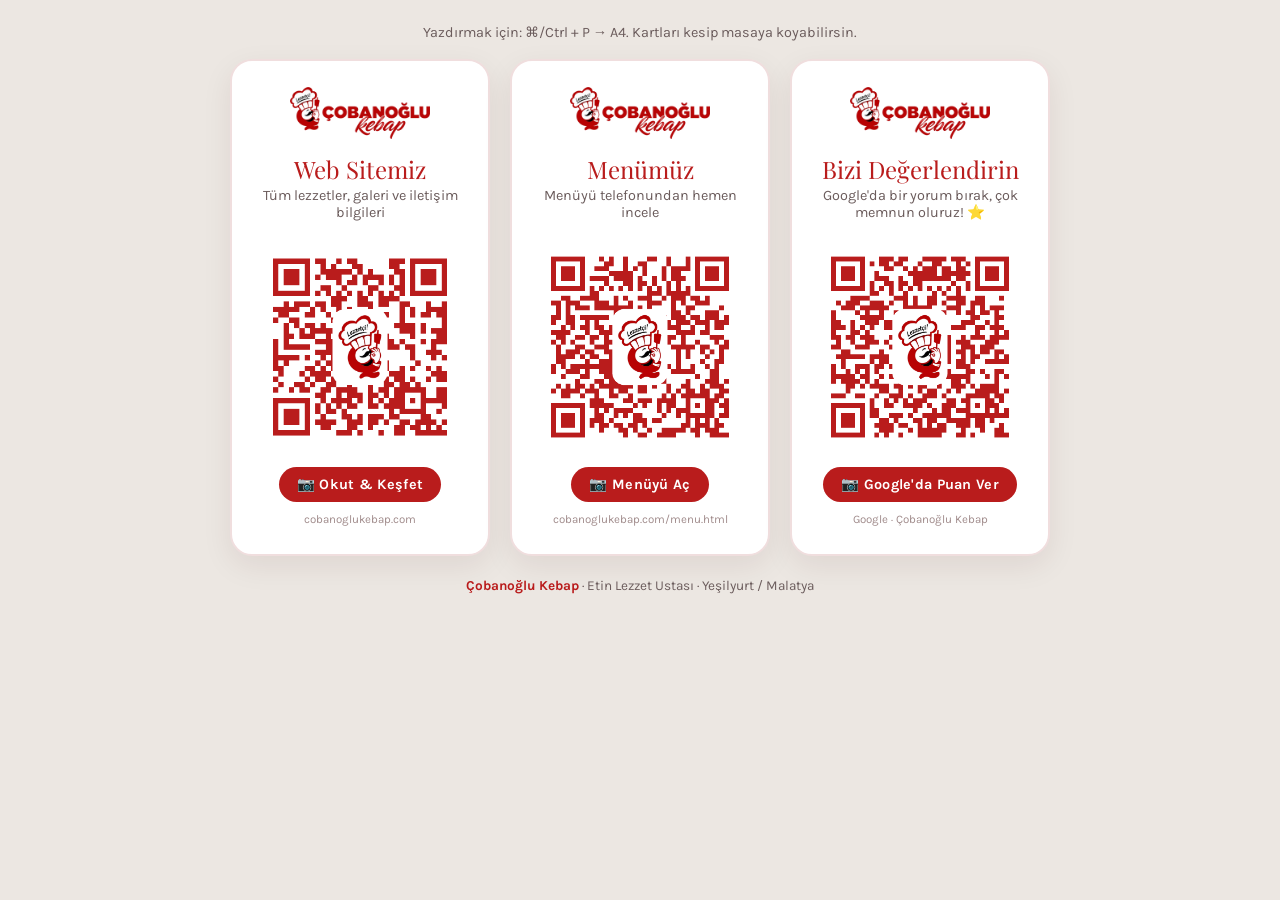
<file: qr/kartlar.html>
<!DOCTYPE html>
<html lang="tr">
<head>
<meta charset="UTF-8" />
<meta name="viewport" content="width=device-width, initial-scale=1.0" />
<title>Çobanoğlu Kebap — QR Kartları</title>
<link rel="preconnect" href="https://fonts.googleapis.com" />
<link rel="preconnect" href="https://fonts.gstatic.com" crossorigin />
<link href="https://fonts.googleapis.com/css2?family=Karla:wght@400;600;700&family=Playfair+Display:wght@600;700&display=swap" rel="stylesheet" />
<style>
  :root { --red:#B91C1C; --bordo:#450A0A; --gold:#A16207; --ink:#1a0808; }
  * { box-sizing: border-box; margin: 0; padding: 0; }
  body { font-family: "Karla", sans-serif; background: #ece7e2; color: var(--ink); padding: 24px; }
  .sheet { max-width: 820px; margin: 0 auto; }
  .hint { text-align:center; color:#6b5c5c; font-size:.9rem; margin-bottom:18px; }
  .cards { display: grid; grid-template-columns: repeat(3, 1fr); gap: 20px; }
  .card { background:#fff; border:2px solid #f0dede; border-radius:22px; padding:26px 20px 28px; text-align:center;
          box-shadow:0 10px 30px rgba(69,10,10,.08); display:flex; flex-direction:column; align-items:center; }
  .card .logo { height:52px; margin-bottom:6px; }
  .card .kind { font-family:"Playfair Display",serif; font-size:1.5rem; color:var(--red); margin:8px 0 2px; }
  .card .desc { color:#6b5c5c; font-size:.9rem; min-height:38px; }
  .card .qr { width:100%; max-width:230px; aspect-ratio:1; margin:12px auto 10px; }
  .card .qr img { width:100%; height:100%; }
  .card .scan { display:inline-flex; align-items:center; gap:8px; background:var(--red); color:#fff; font-weight:700;
                padding:9px 18px; border-radius:999px; font-size:.9rem; letter-spacing:.02em; }
  .card .url { color:#a08b8b; font-size:.72rem; margin-top:10px; word-break:break-all; }
  .foot { text-align:center; margin-top:22px; color:#6b5c5c; font-size:.85rem; }
  .foot b { color:var(--red); }
  @media print {
    @page { size: A4; margin: 12mm; }
    body { background:#fff; padding:0; }
    .hint, .noprint { display:none !important; }
    .card { border:1px dashed #e3c9c9; box-shadow:none; break-inside:avoid; }
  }
  @media (max-width: 720px) { .cards { grid-template-columns: 1fr; } }
</style>
</head>
<body>
  <div class="sheet">
    <p class="hint noprint">Yazdırmak için: ⌘/Ctrl + P → A4. Kartları kesip masaya koyabilirsin.</p>
    <div class="cards">
      <div class="card">
        <img class="logo" src="../assets/img/logo-transparent.png" alt="Çobanoğlu Kebap" />
        <div class="kind">Web Sitemiz</div>
        <div class="desc">Tüm lezzetler, galeri ve iletişim bilgileri</div>
        <div class="qr"><img src="qr-site.png" alt="Web sitesi QR" /></div>
        <span class="scan">📷 Okut &amp; Keşfet</span>
        <div class="url">cobanoglukebap.com</div>
      </div>
      <div class="card">
        <img class="logo" src="../assets/img/logo-transparent.png" alt="Çobanoğlu Kebap" />
        <div class="kind">Menümüz</div>
        <div class="desc">Menüyü telefonundan hemen incele</div>
        <div class="qr"><img src="qr-menu.png" alt="Menü QR" /></div>
        <span class="scan">📷 Menüyü Aç</span>
        <div class="url">cobanoglukebap.com/menu.html</div>
      </div>
      <div class="card">
        <img class="logo" src="../assets/img/logo-transparent.png" alt="Çobanoğlu Kebap" />
        <div class="kind">Bizi Değerlendirin</div>
        <div class="desc">Google'da bir yorum bırak, çok memnun oluruz! ⭐</div>
        <div class="qr"><img src="qr-google.png" alt="Google değerlendirme QR" /></div>
        <span class="scan">📷 Google'da Puan Ver</span>
        <div class="url">Google · Çobanoğlu Kebap</div>
      </div>
    </div>
    <p class="foot"><b>Çobanoğlu Kebap</b> · Etin Lezzet Ustası · Yeşilyurt / Malatya</p>
  </div>
</body>
</html>
</file>
